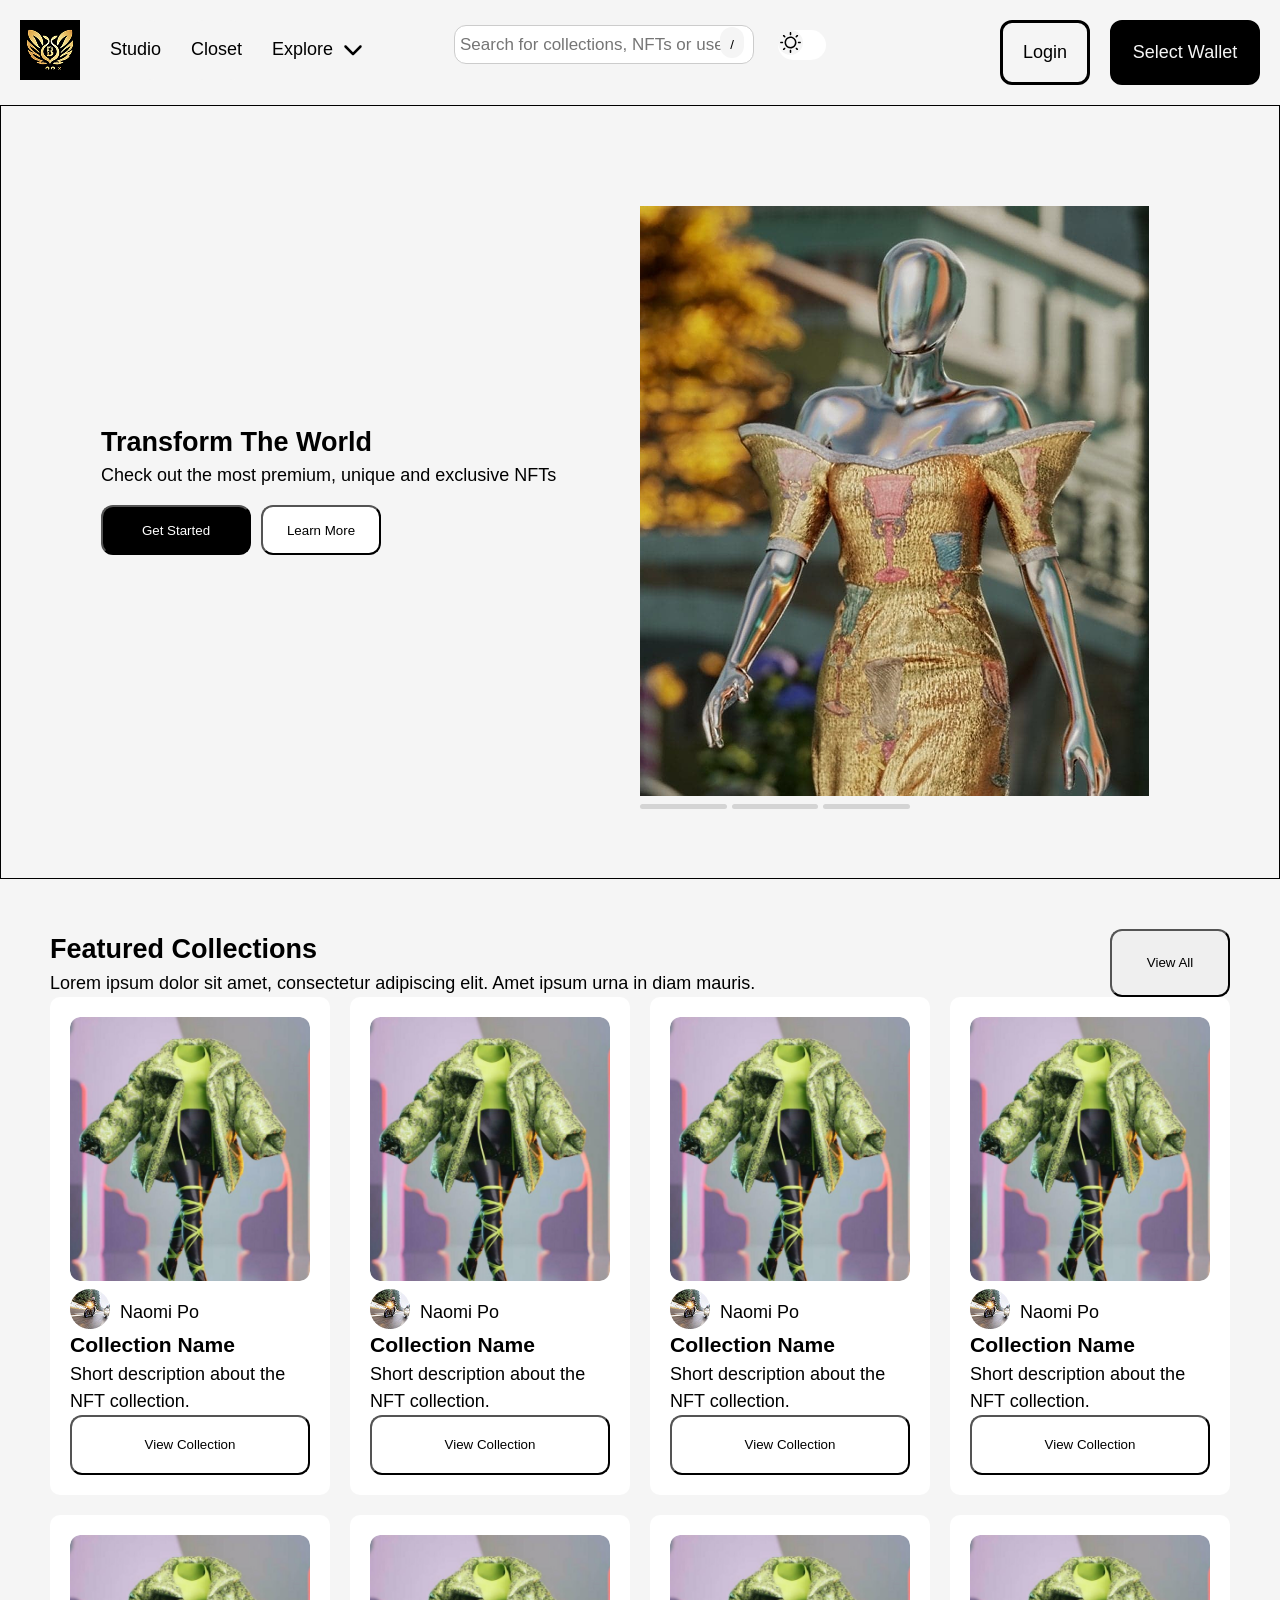
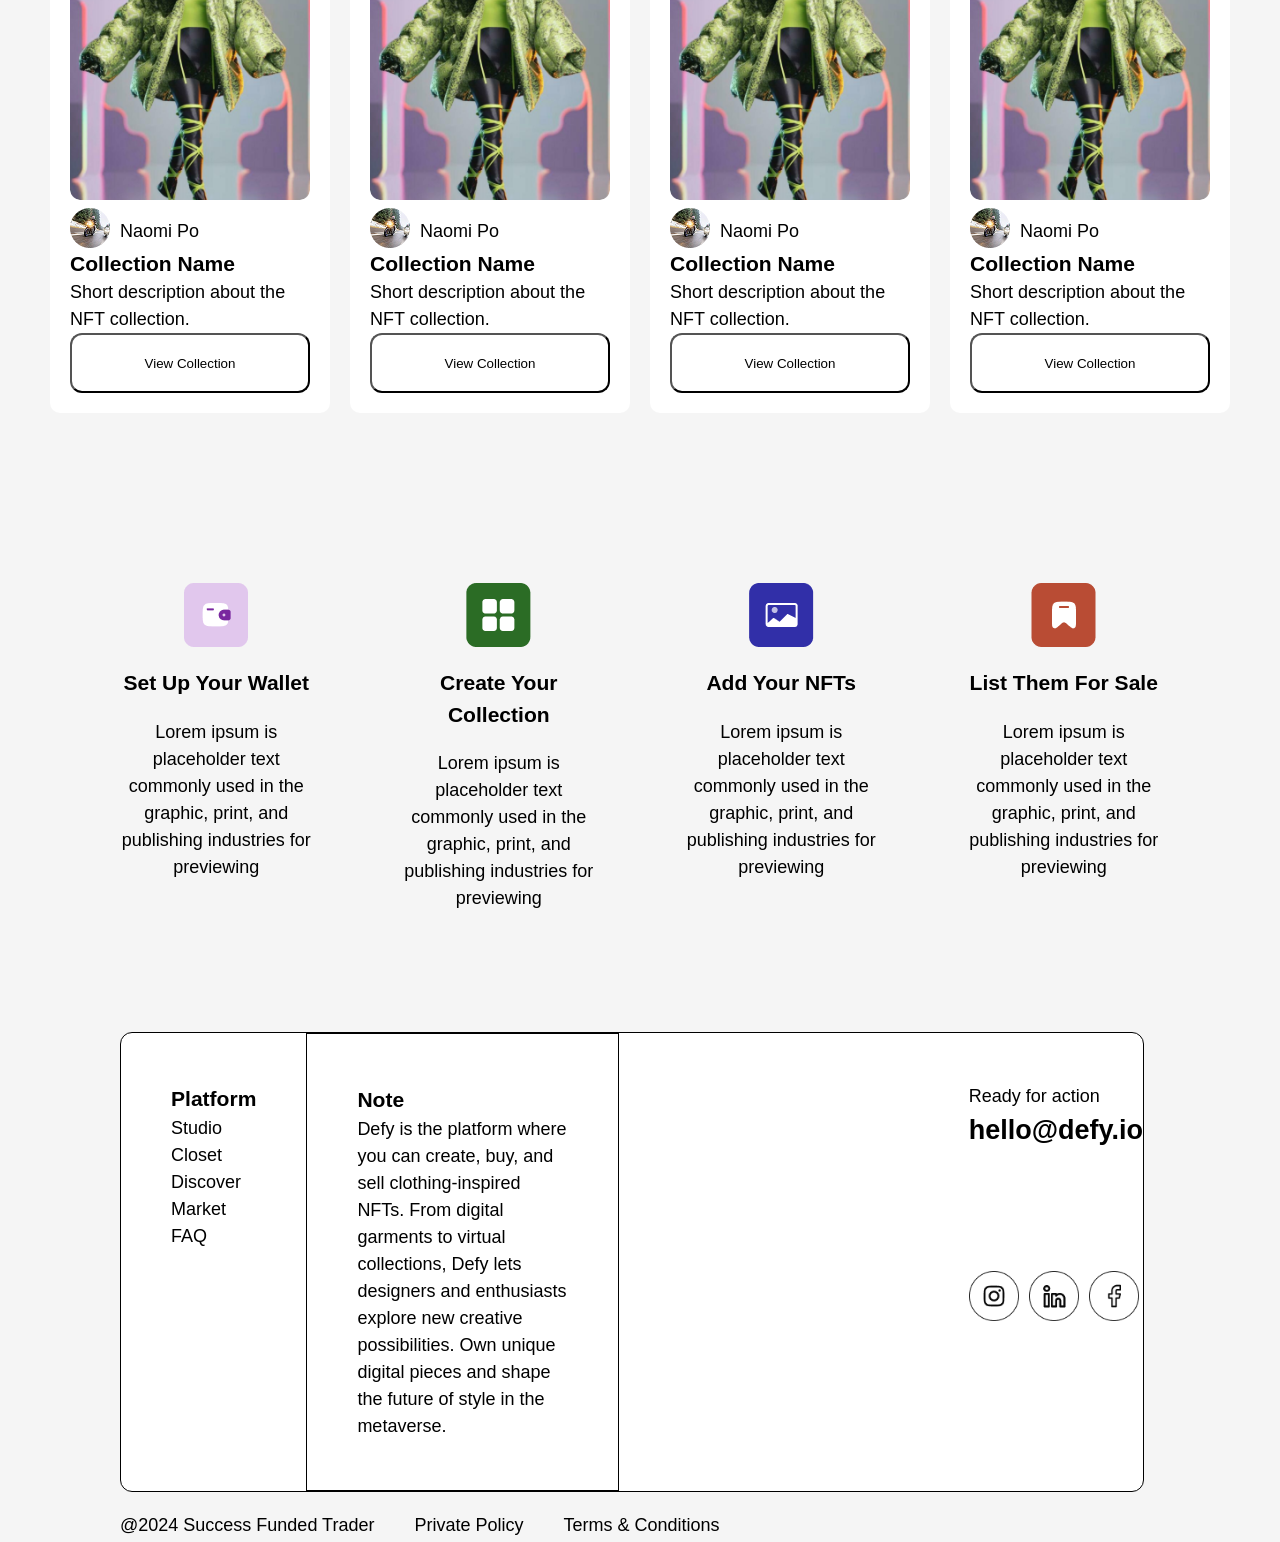
<file: ecommerce/index.html>
<!DOCTYPE html>
<html lang="en">

<head>
    <meta charset="UTF-8">
    <meta name="viewport" content="width=device-width, initial-scale=1.0">
    <link rel="stylesheet" href="index.css">
    <link rel="stylesheet" href="https://cdnjs.cloudflare.com/ajax/libs/font-awesome/6.0.0/css/all.min.css">
    <title>My Website</title>
</head>

<body>
    <header>
        <header class="header">
            <div class="logo">
                <a href="Home.html"><img src="img/Logo.png" alt="Home"></a>
                    <nav class="navbar">
                    <a href="Studio.html" class="button1">Studio</a>
                    <a href="Closet.html" class="button1">Closet</a>
                    <div class="dropdown">
                        <button class="dropbtn">Explore <img src="img/chevron-down-solid.svg" alt="Explore"></button>
                        <div class="dropdown-content">
                            <a href="#">Link 1</a>
                            <a href="#">Link 2</a>
                            <a href="#">Link 3</a>
                        </div>
                    </div>
                </nav>
             </div>
            <div class="screen-bar">
                <input class="input" type="search" placeholder="Search for collections, NFTs or users">
                <button class="search-button">/</button>
                <button class="screen-mode"><img src="img/sun-svgrepo-com.svg" alt="Light Mode"></button>
            </div>
            <div class="button-group">
                <a href="Login.html" class="button2">Login</a>
                <a href="SelectWallet.html" class="button3">Select Wallet</a>
            </div>
        </header>
        <main>
            <section class="body">
                <div class="description">
                    <h1>Transform The World</h1>
                    <p>Check out the most premium, unique and exclusive NFTs</p>
                    <div class="button4">
                        <button class="GetStarted">Get Started</button>
                        <button class="LearnMore">Learn More</button>
                    </div>
                </div>
                <div class="content">
                    <div><img src="img/image86.png" alt="NFTs" class="nft-image"></div>
                    <div class="columnScroll">
                        <button class="columnScrollButton"></button>
                        <button class="columnScrollButton"></button>
                        <button class="columnScrollButton"></button>
                    </div>
                </div>
            </section>
            <section class="featured-collections">
                <div class="featured">    
                    <div class="F">
                        <h2>Featured Collections</h2>
                        <p>Lorem ipsum dolor sit amet, consectetur adipiscing elit. Amet ipsum urna in diam mauris.</p></div>
                    <button class="ViewAll">View All</button>
                </div>    
            <div class="collections-grid">
                <div class="collection-item">
                    <img class ="item"src="img/items.png" alt="NFT">
                    <div class="info">
                        <img class="pin" src="img/246.png">
                        <p>Naomi Po</p>                
                    </div>
                    <h3>Collection Name</h3>
                    <p>Short description about the NFT collection.</p>
                    <button class="View">View Collection</button>
                </div>
                <div class="collection-item">
                    <img class ="item"src="img/items.png" alt="NFT">
                    <div class="info">
                        <img class="pin" src="img/246.png">
                        <p>Naomi Po</p>                
                    </div>
                    <h3>Collection Name</h3>
                    <p>Short description about the NFT collection.</p>
                    <button class="View">View Collection</button>
                </div>
                <div class="collection-item">
                    <img class ="item"src="img/items.png" alt="NFT">
                    <div class="info">
                        <img class="pin" src="img/246.png">
                        <p>Naomi Po</p>                
                    </div>
                    <h3>Collection Name</h3>
                    <p>Short description about the NFT collection.</p>
                    <button class="View">View Collection</button>
                </div>
                <div class="collection-item">
                    <img class ="item"src="img/items.png" alt="NFT">
                    <div class="info">
                        <img class="pin" src="img/246.png">
                        <p>Naomi Po</p>                
                    </div>
                    <h3>Collection Name</h3>
                    <p>Short description about the NFT collection.</p>
                    <button class="View">View Collection</button>
                </div>
                <div class="collection-item">
                    <img class ="item"src="img/items.png" alt="NFT">
                    <div class="info">
                        <img class="pin" src="img/246.png">
                        <p>Naomi Po</p>                
                    </div>
                    <h3>Collection Name</h3>
                    <p>Short description about the NFT collection.</p>
                    <button class="View">View Collection</button>
                </div>
                <div class="collection-item">
                    <img class ="item"src="img/items.png" alt="NFT">
                    <div class="info">
                        <img class="pin" src="img/246.png">
                        <p>Naomi Po</p>                
                    </div>
                    <h3>Collection Name</h3>
                    <p>Short description about the NFT collection.</p>
                    <button class="View">View Collection</button>
                </div>
                <div class="collection-item">
                    <img class ="item"src="img/items.png" alt="NFT">
                    <div class="info">
                        <img class="pin" src="img/246.png">
                        <p>Naomi Po</p>                
                    </div>
                    <h3>Collection Name</h3>
                    <p>Short description about the NFT collection.</p>
                    <button class="View">View Collection</button>
                </div>
                <div class="collection-item">
                    <img class ="item"src="img/items.png" alt="NFT">
                    <div class="info">
                        <img class="pin" src="img/246.png">
                        <p>Naomi Po</p>                
                    </div>
                    <h3>Collection Name</h3>
                    <p>Short description about the NFT collection.</p>
                    <button class="View">View Collection</button>
                </div>
            </div>
        </section>
        <section class="add">
            <div class="A">
                <img src="img/74.png">
                <h3>Set Up Your Wallet</h3>
                <p>Lorem ipsum is placeholder text commonly used in the graphic, print, and publishing industries for previewing</p>
            </div>
            <div class="A">
                <img src="img/75.png">
                <h3>Create Your Collection</h3>
                <p>Lorem ipsum is placeholder text commonly used in the graphic, print, and publishing industries for previewing</p>
            </div>
            <div class="A">
                <img src="img/76.png">
                <h3>Add Your NFTs</h3>
                <p>Lorem ipsum is placeholder text commonly used in the graphic, print, and publishing industries for previewing</p>
            </div>
            <div class="A">
                <img src="img/77.png">
                <h3>List Them For Sale</h3>
                <p>Lorem ipsum is placeholder text commonly used in the graphic, print, and publishing industries for previewing</p>
            </div>
        </section>
        </main>
        <footer>
        <section class="footer">
            <div class="Platform">
                <h3>Platform</h3>
                <p>Studio</p>
                <p>Closet</p>
                <p>Discover</p>
                <p>Market</p>
                <p>FAQ</p>
                </div>
            <div class="Note">
                <h3>Note</h3>
                <p>Defy is the platform where you can create, buy, and sell clothing-inspired NFTs. From digital garments to virtual collections, Defy lets designers and enthusiasts explore new creative possibilities. Own unique digital pieces and shape the future of style in the metaverse.</p>
            </div>
            <div class="Email">
                <p>Ready for action</p>
                <h1>hello@defy.io</h1>
                <div class="Network">
                    <img src="img/85.png">
                    <img src="img/86.png">
                    <img src="img/87.png">
                </div>
            </div>    
        </section>
        <section class="copyright">
            <p>@2024 Success Funded Trader</p>
            <p>Private Policy</p>
            <p>Terms & Conditions</p>
        </section>
    </footer>
</body>

</html>
</file>
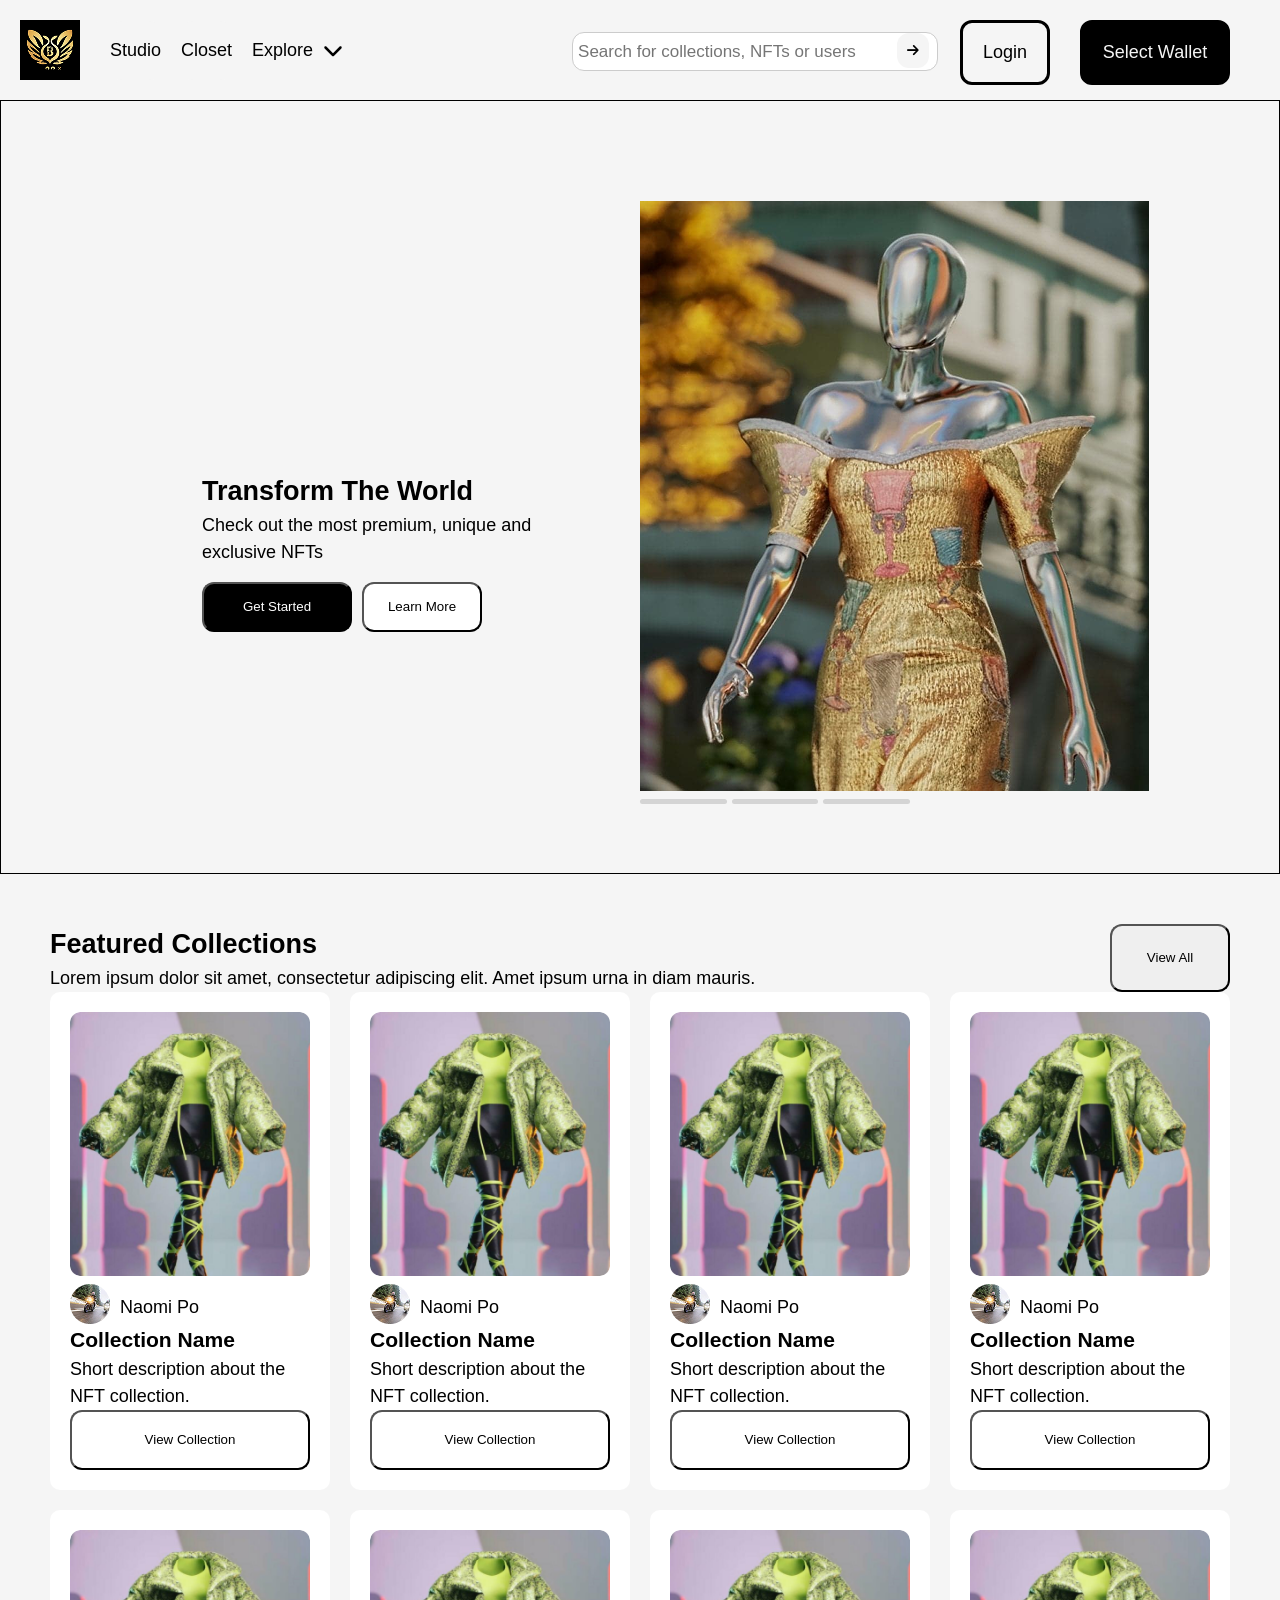
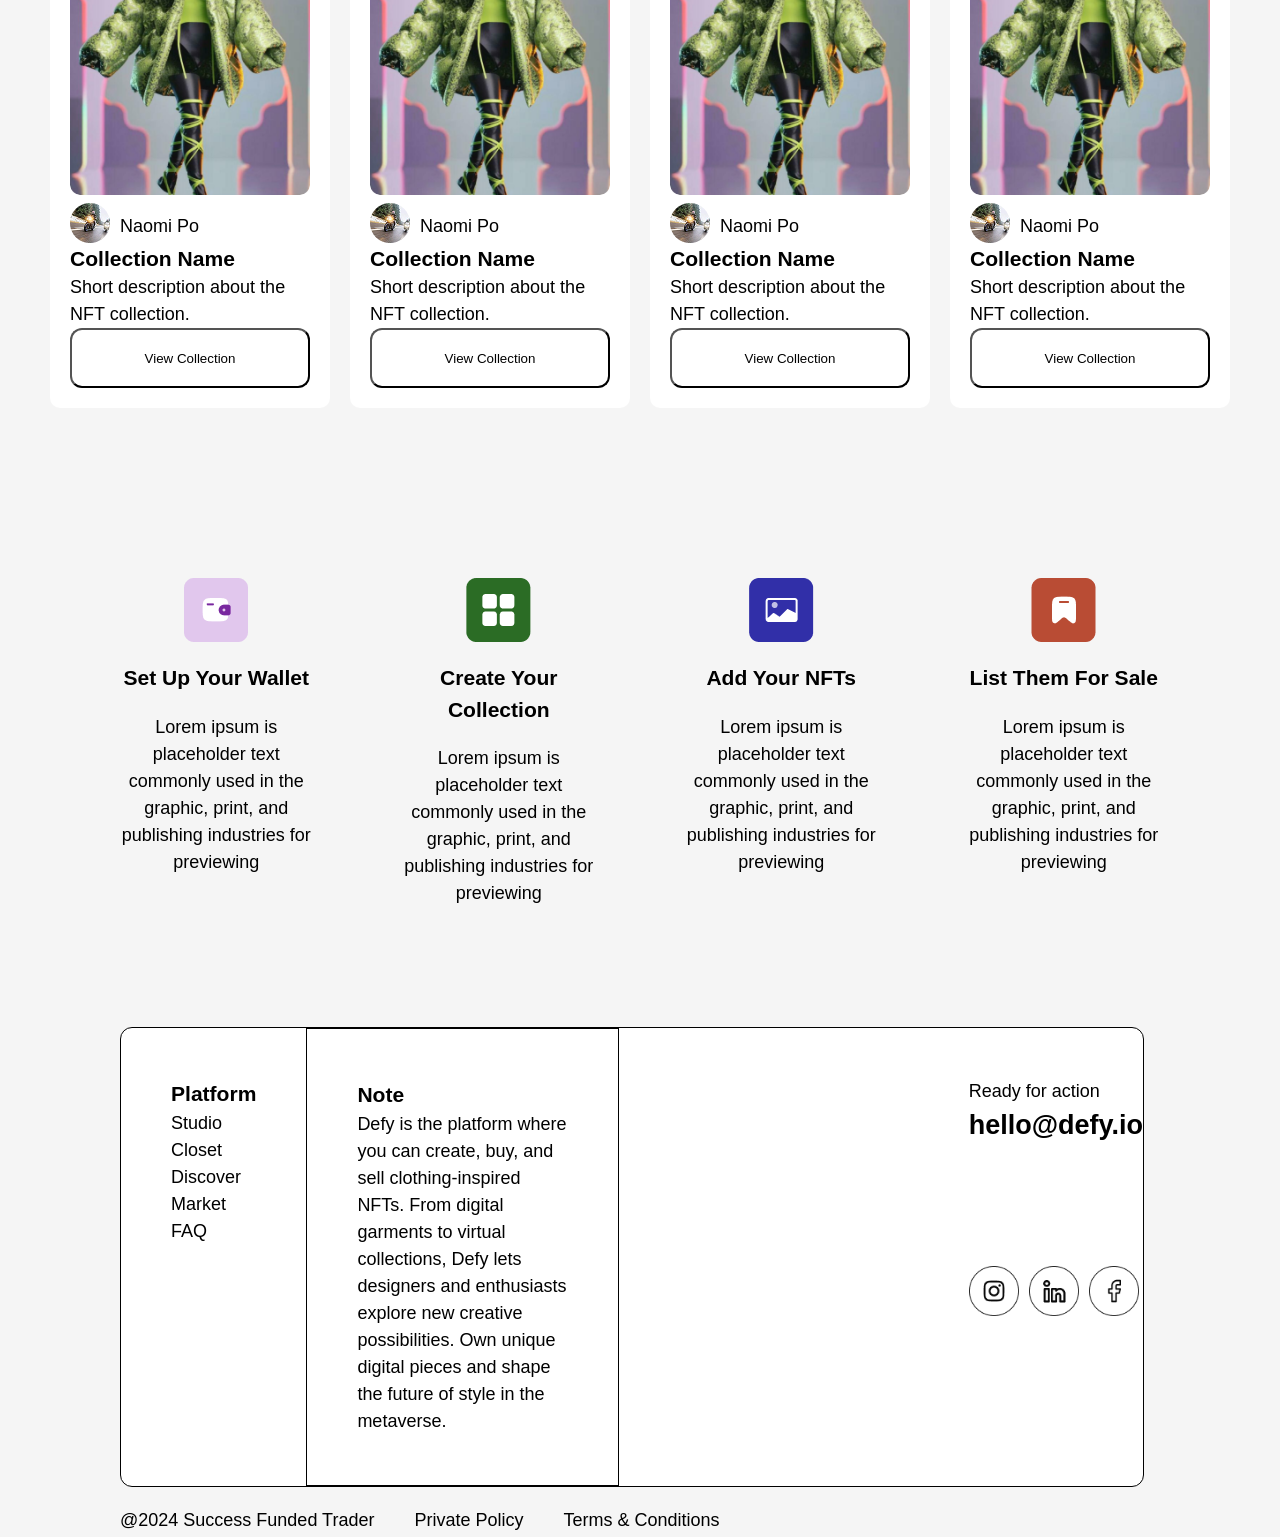
<file: C2502/ecommerce/index.html>
<!DOCTYPE html>
<html lang="en">

<head>
    <meta charset="UTF-8">
    <meta name="viewport" content="width=device-width, initial-scale=1.0">
    <link rel="stylesheet" href="index.css">
    <link rel="stylesheet" href="https://cdnjs.cloudflare.com/ajax/libs/font-awesome/6.0.0/css/all.min.css">
    <title>My Website</title>
</head>

<body>
    <header>
        <header class="header">
            <div class="logo">
                <a href="Home.html"><img src="img/Logo.png" alt="Home"></a>
            </div>
            <nav class="navbar">
                <a href="Studio.html" class="button1">Studio</a>
                <a href="Closet.html" class="button1">Closet</a>
                <div class="dropdown">
                    <button class="dropbtn">Explore <img src="img/chevron-down-solid.svg" alt="Explore"></button>
                    <div class="dropdown-content">
                        <a href="#">Link 1</a>
                        <a href="#">Link 2</a>
                        <a href="#">Link 3</a>
                    </div>
                </div>
            </nav>
            <div class="screen-bar">
                <input class="input" type="search" placeholder="Search for collections, NFTs or users">
                <button class="search-button"><i class="fa-solid fa-arrow-right"></i></button>
                <button class="screen-mode"><img src="img/sun-svgrepo-com.svg" alt="Light Mode"></button>
            </div>
            <div class="button-group">
                <a href="Login.html" class="button2">Login</a>
                <a href="SelectWallet.html" class="button3">Select Wallet</a>
            </div>
        </header>
        <main>
            <section class="body">
                <div class="description">
                    <h1>Transform The World</h1>
                    <p>Check out the most premium, unique and exclusive NFTs</p>
                    <div class="button4">
                        <button class="GetStarted">Get Started</button>
                        <button class="LearnMore">Learn More</button>
                    </div>
                </div>
                <div class="content">
                    <div><img src="img/image86.png" alt="NFTs" class="nft-image"></div>
                    <div class="columnScroll">
                        <button class="columnScrollButton"></button>
                        <button class="columnScrollButton"></button>
                        <button class="columnScrollButton"></button>
                    </div>
                </div>
            </section>
            <section class="featured-collections">
                <div class="featured">    
                    <div class="F">
                        <h2>Featured Collections</h2>
                        <p>Lorem ipsum dolor sit amet, consectetur adipiscing elit. Amet ipsum urna in diam mauris.</p></div>
                    <button class="ViewAll">View All</button>
                </div>    
            <div class="collections-grid">
                <div class="collection-item">
                    <img class ="item"src="img/items.png" alt="NFT">
                    <div class="info">
                        <img class="pin" src="img/246.png">
                        <p>Naomi Po</p>                
                    </div>
                    <h3>Collection Name</h3>
                    <p>Short description about the NFT collection.</p>
                    <button class="View">View Collection</button>
                </div>
                <div class="collection-item">
                    <img class ="item"src="img/items.png" alt="NFT">
                    <div class="info">
                        <img class="pin" src="img/246.png">
                        <p>Naomi Po</p>                
                    </div>
                    <h3>Collection Name</h3>
                    <p>Short description about the NFT collection.</p>
                    <button class="View">View Collection</button>
                </div>
                <div class="collection-item">
                    <img class ="item"src="img/items.png" alt="NFT">
                    <div class="info">
                        <img class="pin" src="img/246.png">
                        <p>Naomi Po</p>                
                    </div>
                    <h3>Collection Name</h3>
                    <p>Short description about the NFT collection.</p>
                    <button class="View">View Collection</button>
                </div>
                <div class="collection-item">
                    <img class ="item"src="img/items.png" alt="NFT">
                    <div class="info">
                        <img class="pin" src="img/246.png">
                        <p>Naomi Po</p>                
                    </div>
                    <h3>Collection Name</h3>
                    <p>Short description about the NFT collection.</p>
                    <button class="View">View Collection</button>
                </div>
                <div class="collection-item">
                    <img class ="item"src="img/items.png" alt="NFT">
                    <div class="info">
                        <img class="pin" src="img/246.png">
                        <p>Naomi Po</p>                
                    </div>
                    <h3>Collection Name</h3>
                    <p>Short description about the NFT collection.</p>
                    <button class="View">View Collection</button>
                </div>
                <div class="collection-item">
                    <img class ="item"src="img/items.png" alt="NFT">
                    <div class="info">
                        <img class="pin" src="img/246.png">
                        <p>Naomi Po</p>                
                    </div>
                    <h3>Collection Name</h3>
                    <p>Short description about the NFT collection.</p>
                    <button class="View">View Collection</button>
                </div>
                <div class="collection-item">
                    <img class ="item"src="img/items.png" alt="NFT">
                    <div class="info">
                        <img class="pin" src="img/246.png">
                        <p>Naomi Po</p>                
                    </div>
                    <h3>Collection Name</h3>
                    <p>Short description about the NFT collection.</p>
                    <button class="View">View Collection</button>
                </div>
                <div class="collection-item">
                    <img class ="item"src="img/items.png" alt="NFT">
                    <div class="info">
                        <img class="pin" src="img/246.png">
                        <p>Naomi Po</p>                
                    </div>
                    <h3>Collection Name</h3>
                    <p>Short description about the NFT collection.</p>
                    <button class="View">View Collection</button>
                </div>
            </div>
        </section>
        <section class="add">
            <div class="A">
                <img src="img/74.png">
                <h3>Set Up Your Wallet</h3>
                <p>Lorem ipsum is placeholder text commonly used in the graphic, print, and publishing industries for previewing</p>
            </div>
            <div class="A">
                <img src="img/75.png">
                <h3>Create Your Collection</h3>
                <p>Lorem ipsum is placeholder text commonly used in the graphic, print, and publishing industries for previewing</p>
            </div>
            <div class="A">
                <img src="img/76.png">
                <h3>Add Your NFTs</h3>
                <p>Lorem ipsum is placeholder text commonly used in the graphic, print, and publishing industries for previewing</p>
            </div>
            <div class="A">
                <img src="img/77.png">
                <h3>List Them For Sale</h3>
                <p>Lorem ipsum is placeholder text commonly used in the graphic, print, and publishing industries for previewing</p>
            </div>
        </section>
        </main>
        <footer>
        <section class="footer">
            <div class="Platform">
                <h3>Platform</h3>
                <p>Studio</p>
                <p>Closet</p>
                <p>Discover</p>
                <p>Market</p>
                <p>FAQ</p>
                </div>
            <div class="Note">
                <h3>Note</h3>
                <p>Defy is the platform where you can create, buy, and sell clothing-inspired NFTs. From digital garments to virtual collections, Defy lets designers and enthusiasts explore new creative possibilities. Own unique digital pieces and shape the future of style in the metaverse.</p>
            </div>
            <div class="Email">
                <p>Ready for action</p>
                <h1>hello@defy.io</h1>
                <div class="Network">
                    <img src="img/85.png">
                    <img src="img/86.png">
                    <img src="img/87.png">
                </div>
            </div>    
        </section>
        <section class="copyright">
            <p>@2024 Success Funded Trader</p>
            <p>Private Policy</p>
            <p>Terms & Conditions</p>
        </section>
    </footer>
</body>

</html>
</file>
<file: ecommerce/index.css>
* {
  box-sizing: border-box;
  margin: 0;
  padding: 0;
}

html {
  font-size: 62.5%;
  font-family: "Poppins", sans-serif;
  background-color: #f5f5f5;
}

body {
  font-size: 1.8rem;
  line-height: 1.5;
}

li {
  list-style: none;
}

.header {
  display: flex;
  justify-content: space-between;
  padding: 20px;
}
.logo {
  display: flex;
  gap: 30px;
  width: 60px;
  height: 60px;
}
.navbar {
  display: flex;
  gap: 30px;
}
.search-bar {
  display: flex;
  align-items: center;
  width: 30%;
}
.search-bar input {
  width: 120%;
  height: 40px;
  border-radius: 12px;
}
.search-bar button {
  width: 30px;
  height: 30px;
  border-radius: 6px;
}
.login {
  border-radius: 12px;
  width: 90px;
}
.wallet {
  border-radius: 12px;
  background-color: black;
  color: white;
  width: 120px;
}

.button1,
.button2,
.button3,
.button4 {
  display: inline-block;
  padding: 16px 0;
  text-align: center;
  text-decoration: none;
  border-radius: 12px;
}

.button1 {
  background-color: #f5f5f5;
  color: black;
}

.button1:hover {
  background-color: #e0e0e0;
}

.button2 {
  background-color: #f5f5f5;
  border: 3px solid black;
  width: 90px;
  color: black;
}

.button3 {
  background-color: black;
  border: 3px solid black;
  width: 150px;
  color: #f5f5f5;
}

.dropdown {
  width: 90px;
  position: relative;
  padding: 19px 0;
}

.dropbtn {
  background-color: #f5f5f5;
  color: black;
  border: none;
  font-size: 1.8rem;
  display: flex;
  gap: 10px;
  width: 20px;
}

.dropdown-content {
  display: none;
  position: absolute;
  min-width: 160px;
  background-color: white;
  box-shadow: 0 8px 16px rgba(0, 0, 0, 0.2);
  z-index: 1;
}

.dropdown-content a {
  color: black;
  padding: 12px 16px;
  text-decoration: none;
  display: block;
}

.dropdown-content a:hover {
  background-color: #f1f1f1;
}

.dropdown:hover .dropdown-content {
  display: block;
}

.input[type="search"] {
  height: 60%;
  margin: 5px auto;
  border-radius: 12px;
  font-size: 1.7rem;
  border: 1px solid #ccc;
  padding: 5px;
  display: flex;
  width: 100%;
}
.screen-bar {
  display: flex;
  width: 30%;
  margin-left: 200px;
}
.search-button {
  height: 31px;
  position: relative;
  top: 7px;
  right: 34px;
  background-color: #f5f5f5;
  border: none;
  padding: 10px;
  border-radius: 12px;
}

.screen-mode {
  position: relative;
  top: 10px;
  display: flex;
  width: 60px;
  height: 30px;
  border: none;
  background-color: white;
  border-radius: 20px;
}

.screen-mode img {
  width: 25px;
  height: 25px;
  background-color: #f5f5f5;
  border-radius: 20px;
}
.button-group {
  display: flex;
  gap: 20px;
}

.body {
  display: flex;
  justify-content: space-between;
  box-sizing: border-box;
  width: 100%;
  padding: 100px;
  height: 774px;
  border: 1px solid #000000;
}

.description {
  padding: 20% 4% 0% 0%;
}
.content {
  width: 50%;
}
.button4 {
  display: flex;
  gap: 10px;
}
.GetStarted {
  color: white;
  background-color: black;
  width: 150px;
  height: 50px;
  border-radius: 12px;
}
.LearnMore {
  color: black;
  background-color: white;
  width: 120px;
  height: 50px;
  border-radius: 12px;
}
.columnScroll {
  width: 50%;
  height: 5px;
  background-color: #f5f5f5;
  display: flex;
  gap: 5px;
}

.columnScrollButton {
  background-color: rgb(212, 212, 212);
  border: none;
  width: 35%;
  cursor: pointer;
  border-radius: 12px;
}
.featured-collections {
  padding: 50px;
}

.collections-grid {
  display: grid;
  grid-template-columns: repeat(4, 2fr);
  gap: 20px;
}

.collection-item {
  background-color: white;
  padding: 20px;
  border-radius: 10px;
}

.item {
  width: 100%;
  border-radius: 10px;
}
.collection {
  display: flex;
}
.View {
  background-color: white;
  border-radius: 12px;
  width: 100%;
  height: 60px;
}
.info {
  display: flex;
  flex-direction: row;
  gap: 10px;
}
.pin {
  display: flex;
  width: 40px;
  height: 40px;
}
.info p {
  padding-top: 10px;
}
.featured {
  display: flex;
  justify-content: space-between;
}
.ViewAll {
  border-radius: 12px;
  width: 120px;
}
.add {
  display: grid;
  grid-template-columns: repeat(4, 1fr);
  gap: 20px;
  padding: 120px;
}
.add {
  display: flex;
  padding: 120px;
  gap: 90px;
}
.A {
  display: flex;
  flex-direction: column;
  align-items: center;
  gap: 20px;
  text-align: center;
}
.footer {
  width: 80%;
  background-color: white;
  border-radius: 12px;
  border: 1px solid black;
  margin-left: 120px;
  display: flex;
}
.Platform {
  margin: 50px;
}
.Note {
  width: 40%;
  border: 1px solid black;
  padding: 50px;
}
.Email {
  display: flex;
  flex-direction: column;
  margin-left: 350px;
  margin-top: 50px;
}
.Network {
  display: flex;
  gap: 10px;
  margin-top: 120px;
}
.Network img {
  width: 50px;
  height: 50px;
}
.copyright {
  display: flex;
  gap: 40px;
  width: 100%;
  height: 50px;
  background-color: #f5f5f5;
  color: black;
  padding-left: 120px;
  padding-top: 20px;
}
</file>
<file: C2502/ecommerce/index.css>
* {
  box-sizing: border-box;
  margin: 0;
  padding: 0;
}

html {
  font-size: 62.5%;
  font-family: "Poppins", sans-serif;
  background-color: #f5f5f5;
}

body {
  font-size: 1.8rem;
  line-height: 1.5;
}

li {
  list-style: none;
}

.logo {
  width: 60px;
  height: 60px;
  display: flex;
}

.header {
  width: 100%;
  height: 100px;
  padding: 20px;
  display: flex;
  gap: 30px;
  background-color: #f5f5f5;
}

.navbar {
  display: flex;
  align-items: center;
  gap: 20px;
}

.button1,
.button2,
.button3,
.button4 {
  display: inline-block;
  padding: 16px 0;
  text-align: center;
  text-decoration: none;
  border-radius: 12px;
}

.button1 {
  background-color: #f5f5f5;
  color: black;
}

.button1:hover {
  background-color: #e0e0e0;
}

.button2 {
  position: absolute;
  right: 230px;
  background-color: #f5f5f5;
  border: 3px solid black;
  width: 90px;
  color: black;
}

.button3 {
  position: absolute;
  right: 50px;
  background-color: black;
  border: 3px solid black;
  width: 150px;
  color: #f5f5f5;
}

.dropdown {
  width: 90px;
  position: relative;
  padding: 19px 0;
}

.dropbtn {
  background-color: #f5f5f5;
  color: black;
  border: none;
  font-size: 1.8rem;
  display: flex;
  gap: 10px;
  width: 20px;
}

.dropdown-content {
  display: none;
  position: absolute;
  min-width: 160px;
  background-color: white;
  box-shadow: 0 8px 16px rgba(0, 0, 0, 0.2);
  z-index: 1;
}

.dropdown-content a {
  color: black;
  padding: 12px 16px;
  text-decoration: none;
  display: block;
}

.dropdown-content a:hover {
  background-color: #f1f1f1;
}

.dropdown:hover .dropdown-content {
  display: block;
}

.screen-bar {
  position: relative;
  left: 200px;
  top: 7px;
}

.input[type="search"] {
  width: 140%;
  height: 65%;
  margin: 5px auto;
  border-radius: 12px;
  font-size: 1.7rem;
  border: 1px solid #ccc;
  padding: 5px;
}

.search-button {
  position: relative;
  bottom: 43px;
  left: 325px;
  background-color: #f5f5f5;
  border: none;
  padding: 10px;
  border-radius: 12px;
}

.screen-mode {
  position: relative;
  bottom: 75px;
  left: 400px;
  display: flex;
  width: 60px;
  height: 30px;
  border: none;
  background-color: white;
  border-radius: 20px;
}

.screen-mode img {
  width: 25px;
  height: 25px;
  background-color: #f5f5f5;
  border-radius: 20px;
}

.body {
  display: flex;
  justify-content: space-between;
  box-sizing: border-box;
  width: 100%;
  padding: 100px;
  height: 774px;
  border: 1px solid #000000;
}

.description {
  position: relative;
  width: 362px;
  height: 234px;
  left: 101px;
  top: 270px;
}
.content {
  width: 50%;
}
.button4 {
  display: flex;
  gap: 10px;
}
.GetStarted {
  color: white;
  background-color: black;
  width: 150px;
  height: 50px;
  border-radius: 12px;
}
.LearnMore {
  color: black;
  background-color: white;
  width: 120px;
  height: 50px;
  border-radius: 12px;
}
.columnScroll {
  width: 50%;
  height: 5px;
  background-color: #f5f5f5;
  display: flex;
  gap: 5px;
}

.columnScrollButton {
  background-color: rgb(212, 212, 212);
  border: none;
  width: 35%;
  cursor: pointer;
  border-radius: 12px;
}
.featured-collections {
  padding: 50px;
}

.collections-grid {
  display: grid;
  grid-template-columns: repeat(4, 2fr);
  gap: 20px;
}

.collection-item {
  background-color: white;
  padding: 20px;
  border-radius: 10px;
}

.item {
  width: 100%;
  border-radius: 10px;
}
.collection {
  display: flex;
}
.View {
  background-color: white;
  border-radius: 12px;
  width: 100%;
  height: 60px;
}
.info {
  display: flex;
  flex-direction: row;
  gap: 10px;
}
.pin {
  display: flex;
  width: 40px;
  height: 40px;
}
.info p {
  padding-top: 10px;
}
.featured {
  display: flex;
  justify-content: space-between;
}
.ViewAll {
  border-radius: 12px;
  width: 120px;
}
.add {
  display: grid;
  grid-template-columns: repeat(4, 1fr);
  gap: 20px;
  padding: 120px;
}
.add {
  display: flex;
  padding: 120px;
  gap: 90px;
}
.A {
  display: flex;
  flex-direction: column;
  align-items: center;
  gap: 20px;
  text-align: center;
}
.footer {
  width: 80%;
  background-color: white;
  border-radius: 12px;
  border: 1px solid black;
  margin-left: 120px;
  display: flex;
}
.Platform {
  margin: 50px;
}
.Note {
  width: 40%;
  border: 1px solid black;
  padding: 50px;
}
.Email {
  display: flex;
  flex-direction: column;
  margin-left: 350px;
  margin-top: 50px;
}
.Network {
  display: flex;
  gap: 10px;
  margin-top: 120px;
}
.Network img {
  width: 50px;
  height: 50px;
}
.copyright {
  display: flex;
  gap: 40px;
  width: 100%;
  height: 50px;
  background-color: #f5f5f5;
  color: black;
  padding-left: 120px;
  padding-top: 20px;
}
</file>
